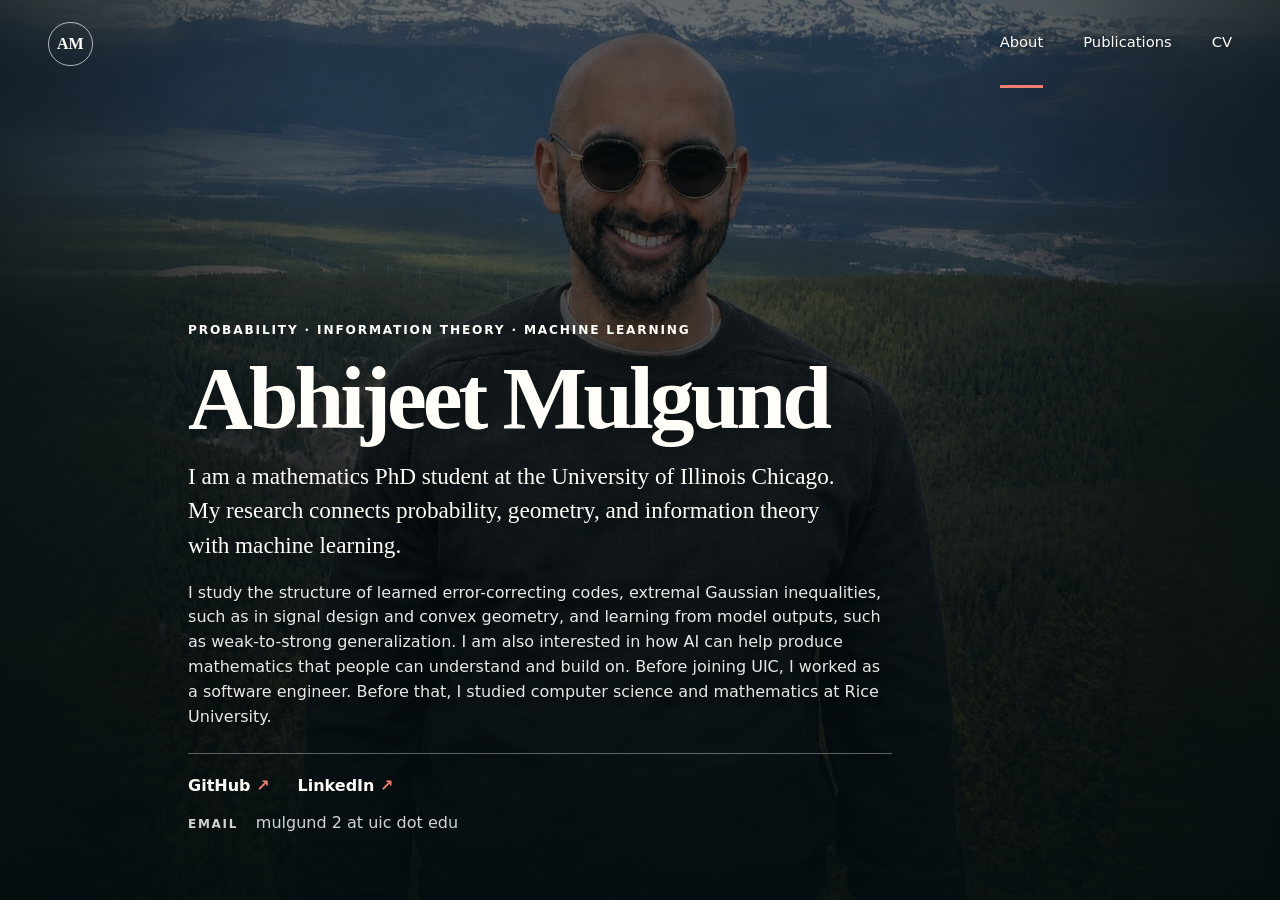
<file: index.html>
<!doctype html>
<html lang="en">
<head>
  <meta charset="utf-8">
  <meta name="viewport" content="width=device-width, initial-scale=1">
  <meta name="description" content="Abhijeet Mulgund is a mathematics PhD student at the University of Illinois Chicago whose research connects probability, geometry, and information theory with machine learning.">
  <meta name="theme-color" content="#071012">

  <meta property="og:type" content="website">
  <meta property="og:title" content="Abhijeet Mulgund">
  <meta property="og:description" content="Mathematics PhD student connecting probability, geometry, and information theory with machine learning.">
  <meta property="og:url" content="https://abhmul.github.io/">
  <meta property="og:image" content="https://abhmul.github.io/assets/abhijeet-mulgund-2026.jpg">
  <meta property="og:image:alt" content="Portrait of Abhijeet Mulgund">

  <title>Abhijeet Mulgund</title>
  <link rel="icon" href="/assets/favicon.svg" type="image/svg+xml">
  <link rel="stylesheet" href="/assets/home.css?v=1">

  <script type="application/ld+json">
    {
      "@context": "https://schema.org",
      "@type": "Person",
      "name": "Abhijeet Mulgund",
      "url": "https://abhmul.github.io/",
      "image": "https://abhmul.github.io/assets/abhijeet-mulgund-2026.jpg",
      "jobTitle": "Mathematics PhD student",
      "affiliation": {
        "@type": "CollegeOrUniversity",
        "name": "University of Illinois Chicago"
      },
      "alumniOf": {
        "@type": "CollegeOrUniversity",
        "name": "Rice University"
      },
      "sameAs": [
        "https://github.com/abhmul",
        "https://www.linkedin.com/in/abhijeetmulgund/"
      ]
    }
  </script>
</head>
<body>
  <a class="skip-link" href="#main-content">Skip to content</a>

  <div class="backdrop" aria-hidden="true">
    <picture>
      <source media="(min-width: 44rem) and (min-aspect-ratio: 6/5)" srcset="/assets/abhijeet-mulgund-2026-wide.jpg">
      <img class="backdrop-center" src="/assets/abhijeet-mulgund-2026.jpg" alt="">
    </picture>
  </div>
  <div class="shade" aria-hidden="true"></div>

  <header class="site-header">
    <div class="shell header-inner">
      <a class="wordmark" href="#main-content" aria-label="Abhijeet Mulgund, home">AM</a>
      <nav aria-label="Primary navigation">
        <a href="/" aria-current="page">About</a>
        <a href="/publications/">Publications</a>
        <a href="/cv/">CV</a>
      </nav>
    </div>
  </header>

  <main class="shell" id="main-content">
    <div class="content">
      <p class="eyebrow">Probability · Information theory · Machine learning</p>
      <h1>Abhijeet Mulgund</h1>
      <p class="intro">I am a mathematics PhD student at the University of Illinois Chicago. My research connects probability, geometry, and information theory with machine learning.</p>
      <p class="bio">I study the structure of learned error-correcting codes, extremal Gaussian inequalities, such as in signal design and convex geometry, and learning from model outputs, such as weak-to-strong generalization. I am also interested in how AI can help produce mathematics that people can understand and build on. Before joining UIC, I worked as a software engineer. Before that, I studied computer science and mathematics at Rice University.</p>

      <div class="details">
        <ul aria-label="Profiles elsewhere">
          <li><a rel="me" href="https://github.com/abhmul">GitHub <span aria-hidden="true">↗</span></a></li>
          <li><a rel="me" href="https://www.linkedin.com/in/abhijeetmulgund/">LinkedIn <span aria-hidden="true">↗</span></a></li>
        </ul>
        <address><span>Email</span> mulgund 2 at uic dot edu</address>
      </div>
    </div>
  </main>

  <script data-goatcounter="https://abhmul.goatcounter.com/count"
          async src="https://gc.zgo.at/count.js"></script>
</body>
</html>
</file>
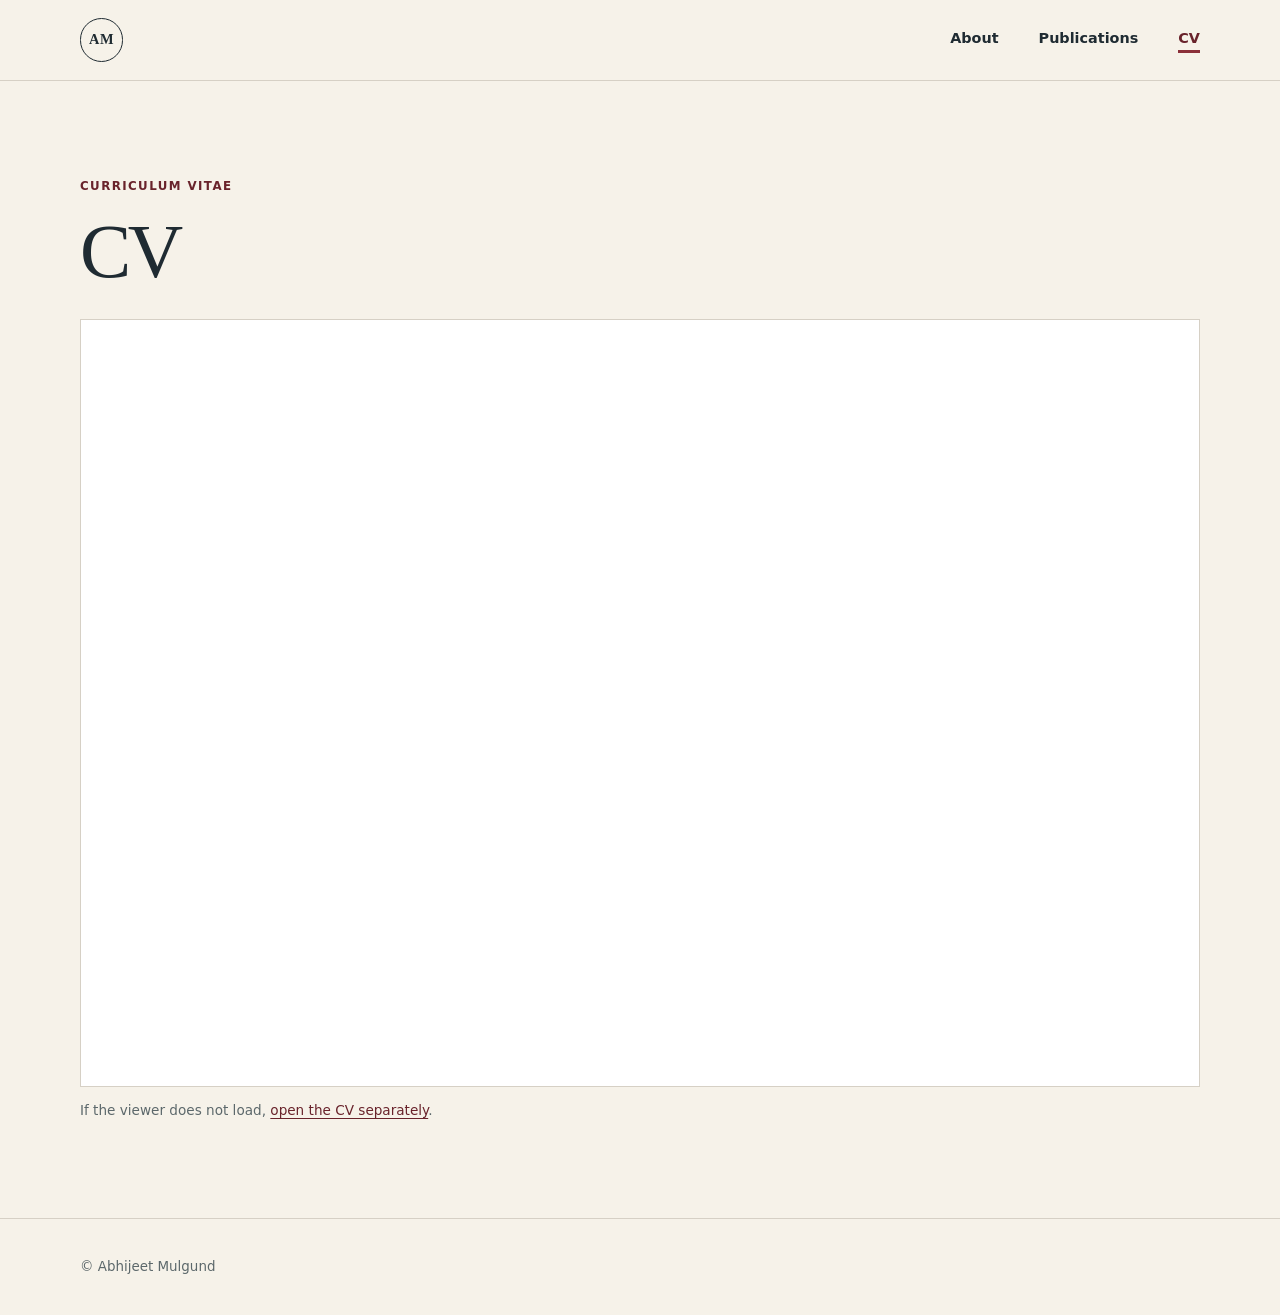
<file: cv/index.html>
<!doctype html>
<html lang="en">
<head>
  <meta charset="utf-8">
  <meta name="viewport" content="width=device-width, initial-scale=1">
  <meta name="description" content="Curriculum vitae for Abhijeet Mulgund.">
  <meta name="theme-color" content="#f6f2e9">

  <meta property="og:type" content="website">
  <meta property="og:title" content="CV · Abhijeet Mulgund">
  <meta property="og:description" content="Curriculum vitae for Abhijeet Mulgund.">
  <meta property="og:url" content="https://abhmul.github.io/cv/">

  <title>CV · Abhijeet Mulgund</title>
  <link rel="icon" href="/assets/favicon.svg" type="image/svg+xml">
  <link rel="stylesheet" href="/assets/styles.css?v=9">
</head>
<body>
  <a class="skip-link" href="#main-content">Skip to content</a>

  <header class="site-header">
    <div class="shell header-inner">
      <a class="wordmark" href="/" aria-label="Abhijeet Mulgund, home">AM</a>
      <nav aria-label="Primary navigation">
        <ul class="nav-list">
          <li><a href="/">About</a></li>
          <li><a href="/publications/">Publications</a></li>
          <li><a href="/cv/" aria-current="page">CV</a></li>
        </ul>
      </nav>
    </div>
  </header>

  <main class="shell content-page cv-page" id="main-content">
    <header class="page-heading">
      <p class="eyebrow">Curriculum vitae</p>
      <h1>CV</h1>
    </header>

    <iframe class="pdf-viewer" src="https://tiny.cc/abhijeet-cv" title="Curriculum vitae for Abhijeet Mulgund"></iframe>
    <p class="pdf-fallback">If the viewer does not load, <a href="https://tiny.cc/abhijeet-cv" target="_blank" rel="noopener">open the CV separately</a>.</p>
  </main>

  <footer class="site-footer">
    <div class="shell footer-inner">
      <p>© Abhijeet Mulgund</p>
    </div>
  </footer>

  <script data-goatcounter="https://abhmul.goatcounter.com/count"
          async src="https://gc.zgo.at/count.js"></script>
</body>
</html>
</file>
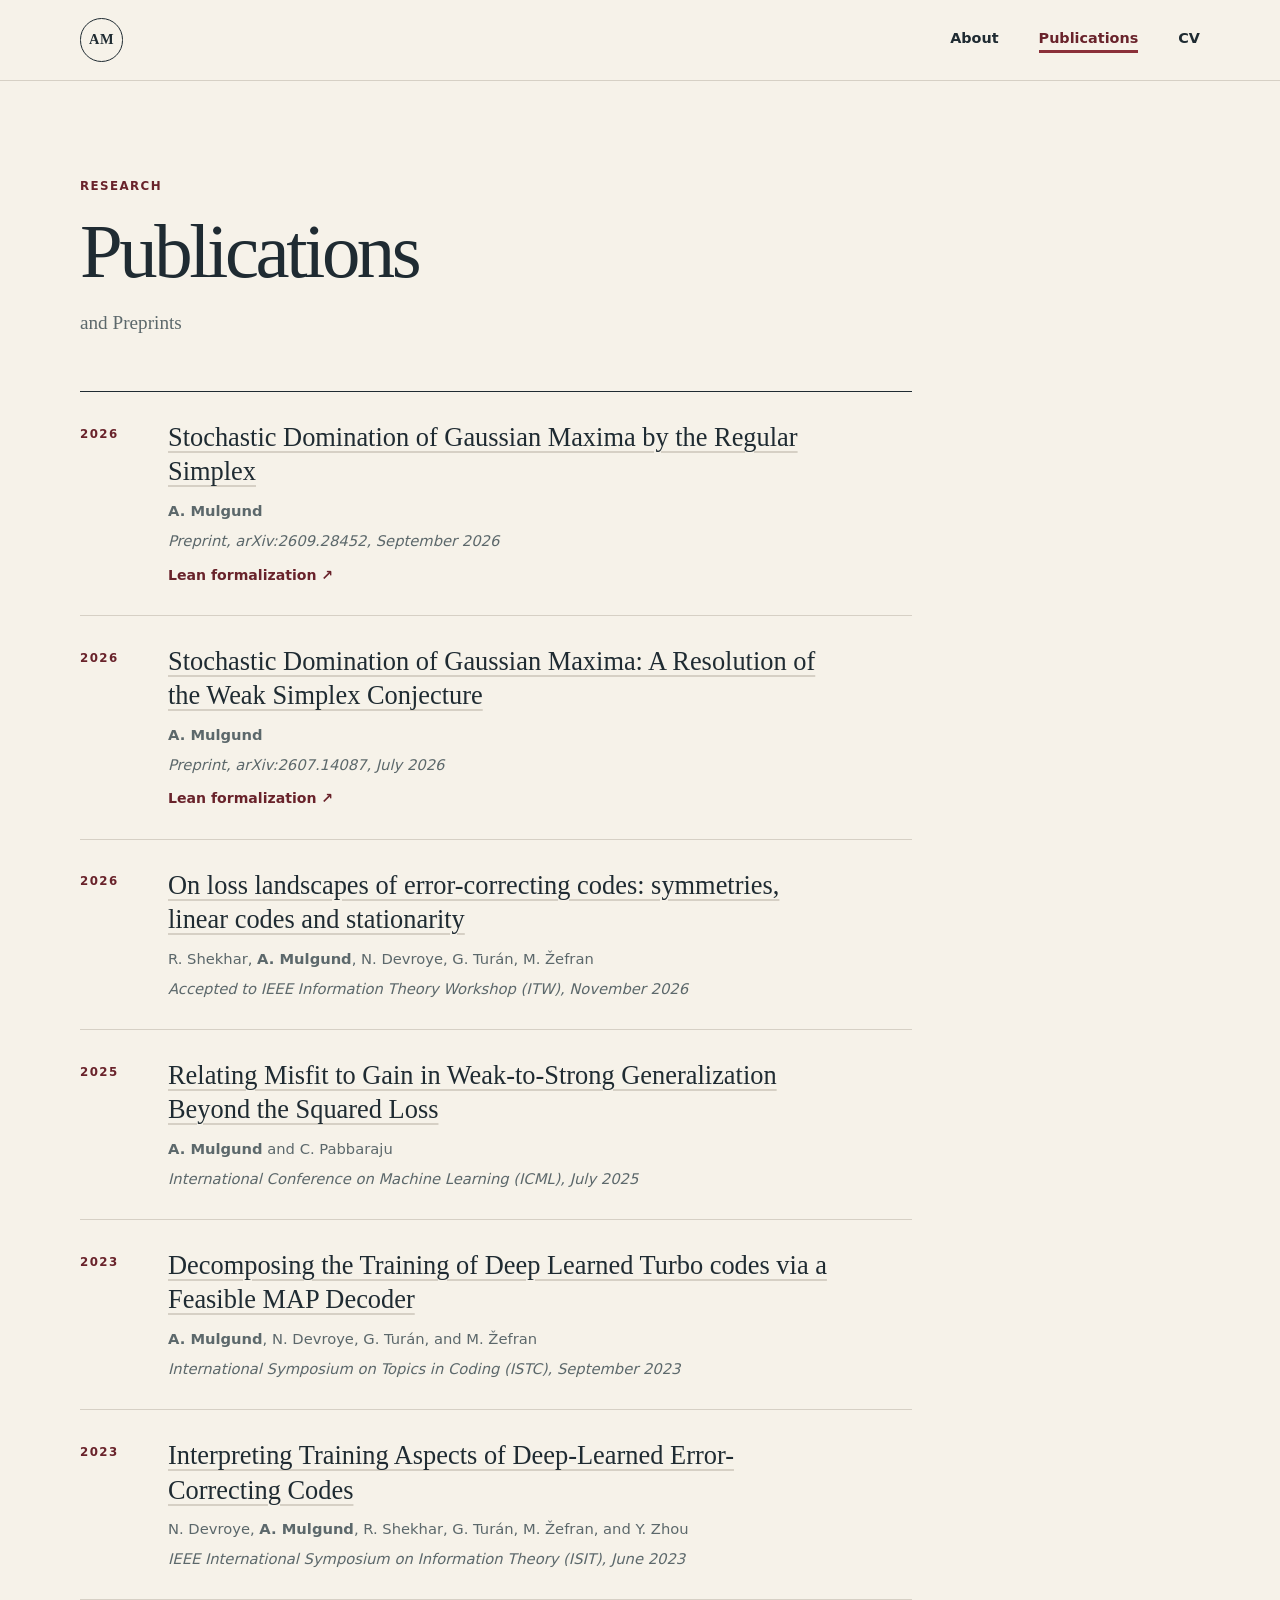
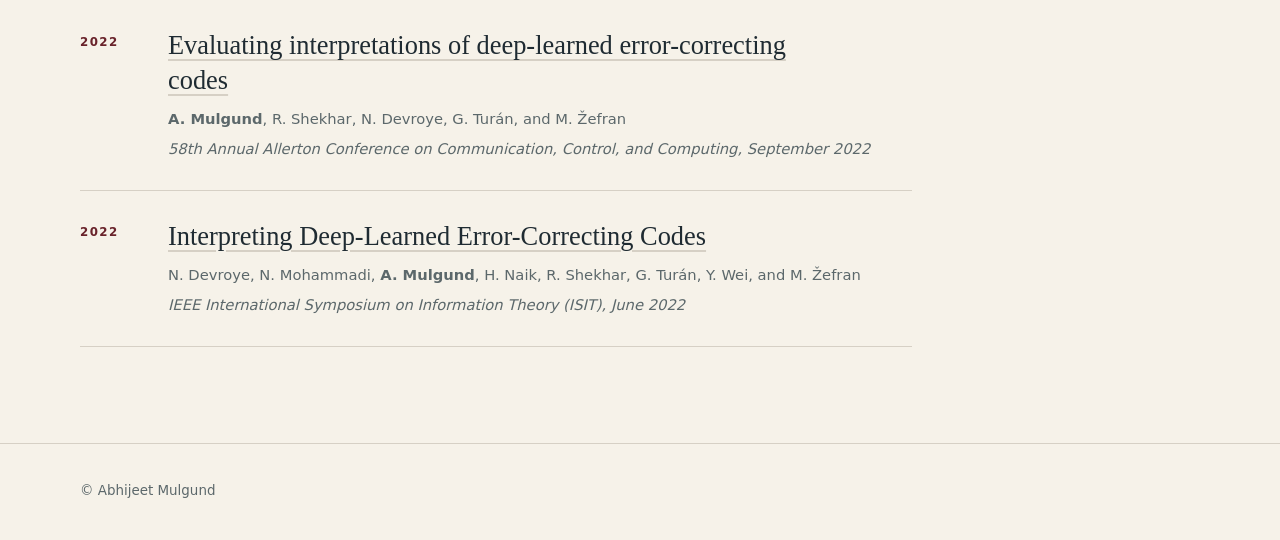
<file: publications/index.html>
<!doctype html>
<html lang="en">
<head>
  <meta charset="utf-8">
  <meta name="viewport" content="width=device-width, initial-scale=1">
  <meta name="description" content="Publications by Abhijeet Mulgund in machine learning and information theory.">
  <meta name="theme-color" content="#f6f2e9">

  <meta property="og:type" content="website">
  <meta property="og:title" content="Publications · Abhijeet Mulgund">
  <meta property="og:description" content="Publications in machine learning and information theory.">
  <meta property="og:url" content="https://abhmul.github.io/publications/">

  <title>Publications · Abhijeet Mulgund</title>
  <link rel="icon" href="/assets/favicon.svg" type="image/svg+xml">
  <link rel="stylesheet" href="/assets/styles.css?v=9">
</head>
<body>
  <a class="skip-link" href="#main-content">Skip to content</a>

  <header class="site-header">
    <div class="shell header-inner">
      <a class="wordmark" href="/" aria-label="Abhijeet Mulgund, home">AM</a>
      <nav aria-label="Primary navigation">
        <ul class="nav-list">
          <li><a href="/">About</a></li>
          <li><a href="/publications/" aria-current="page">Publications</a></li>
          <li><a href="/cv/">CV</a></li>
        </ul>
      </nav>
    </div>
  </header>

  <main class="shell content-page" id="main-content">
    <header class="page-heading">
      <p class="eyebrow">Research</p>
      <h1>Publications</h1>
      <p>and Preprints</p>
    </header>

    <section class="publication-list" aria-label="Publication list">
      <article class="publication">
        <p class="publication-year">2026</p>
        <div>
          <h2><a href="https://arxiv.org/abs/2609.28452">Stochastic Domination of Gaussian Maxima by the Regular Simplex</a></h2>
          <p class="authors"><strong>A. Mulgund</strong></p>
          <p class="venue">Preprint, arXiv:2609.28452, September 2026</p>
          <p class="publication-links"><a href="https://github.com/abhmul/full-simplex-conjecture-lean">Lean formalization <span aria-hidden="true">↗</span></a></p>
        </div>
      </article>

      <article class="publication">
        <p class="publication-year">2026</p>
        <div>
          <h2><a href="https://arxiv.org/abs/2607.14087">Stochastic Domination of Gaussian Maxima: A Resolution of the Weak Simplex Conjecture</a></h2>
          <p class="authors"><strong>A. Mulgund</strong></p>
          <p class="venue">Preprint, arXiv:2607.14087, July 2026</p>
          <p class="publication-links"><a href="https://github.com/abhmul/weak-simplex-conjecture-lean">Lean formalization <span aria-hidden="true">↗</span></a></p>
        </div>
      </article>

      <article class="publication">
        <p class="publication-year">2026</p>
        <div>
          <h2><a href="/papers/shekhar-mulgund-devroye-turan-zefran-itw-2026.pdf">On loss landscapes of error-correcting codes: symmetries, linear codes and stationarity</a></h2>
          <p class="authors">R. Shekhar, <strong>A. Mulgund</strong>, N. Devroye, G. Turán, M. Žefran</p>
          <p class="venue">Accepted to IEEE Information Theory Workshop (ITW), November 2026</p>
        </div>
      </article>

      <article class="publication">
        <p class="publication-year">2025</p>
        <div>
          <h2><a href="https://arxiv.org/abs/2501.19105">Relating Misfit to Gain in Weak-to-Strong Generalization Beyond the Squared Loss</a></h2>
          <p class="authors"><strong>A. Mulgund</strong> and C. Pabbaraju</p>
          <p class="venue">International Conference on Machine Learning (ICML), July 2025</p>
        </div>
      </article>

      <article class="publication">
        <p class="publication-year">2023</p>
        <div>
          <h2><a href="https://doi.org/10.1109/ISTC57237.2023.10273550">Decomposing the Training of Deep Learned Turbo codes via a Feasible MAP Decoder</a></h2>
          <p class="authors"><strong>A. Mulgund</strong>, N. Devroye, G. Turán, and M. Žefran</p>
          <p class="venue">International Symposium on Topics in Coding (ISTC), September 2023</p>
        </div>
      </article>

      <article class="publication">
        <p class="publication-year">2023</p>
        <div>
          <h2><a href="https://arxiv.org/abs/2305.04347">Interpreting Training Aspects of Deep-Learned Error-Correcting Codes</a></h2>
          <p class="authors">N. Devroye, <strong>A. Mulgund</strong>, R. Shekhar, G. Turán, M. Žefran, and Y. Zhou</p>
          <p class="venue">IEEE International Symposium on Information Theory (ISIT), June 2023</p>
        </div>
      </article>

      <article class="publication">
        <p class="publication-year">2022</p>
        <div>
          <h2><a href="https://doi.org/10.1109/Allerton49937.2022.9929417">Evaluating interpretations of deep-learned error-correcting codes</a></h2>
          <p class="authors"><strong>A. Mulgund</strong>, R. Shekhar, N. Devroye, G. Turán, and M. Žefran</p>
          <p class="venue">58th Annual Allerton Conference on Communication, Control, and Computing, September 2022</p>
        </div>
      </article>

      <article class="publication">
        <p class="publication-year">2022</p>
        <div>
          <h2><a href="https://doi.org/10.1109/ISIT50566.2022.9834599">Interpreting Deep-Learned Error-Correcting Codes</a></h2>
          <p class="authors">N. Devroye, N. Mohammadi, <strong>A. Mulgund</strong>, H. Naik, R. Shekhar, G. Turán, Y. Wei, and M. Žefran</p>
          <p class="venue">IEEE International Symposium on Information Theory (ISIT), June 2022</p>
        </div>
      </article>
    </section>
  </main>

  <footer class="site-footer">
    <div class="shell footer-inner">
      <p>© Abhijeet Mulgund</p>
    </div>
  </footer>

  <script data-goatcounter="https://abhmul.goatcounter.com/count"
          async src="https://gc.zgo.at/count.js"></script>
</body>
</html>
</file>
<file: assets/home.css>
:root {
  color-scheme: dark;
  --white: #fffdf8;
  --accent: #ef806f;
  --shell: 74rem;
  --serif: Georgia, "Times New Roman", serif;
  --sans: Inter, ui-sans-serif, system-ui, -apple-system, BlinkMacSystemFont, "Segoe UI", sans-serif;
}

* {
  box-sizing: border-box;
}

html,
body {
  min-height: 100%;
}

body {
  min-height: 100svh;
  margin: 0;
  background: #14201f;
  color: var(--white);
  font-family: var(--sans);
  line-height: 1.55;
}

a:focus-visible {
  border-radius: 0.15rem;
  outline: 3px solid var(--accent);
  outline-offset: 4px;
}

.skip-link {
  position: fixed;
  z-index: 100;
  top: 0.75rem;
  left: 0.75rem;
  padding: 0.65rem 1rem;
  transform: translateY(-150%);
  border-radius: 0.25rem;
  background: var(--white);
  color: #071012;
  font-weight: 700;
}

.skip-link:focus {
  transform: translateY(0);
}

.backdrop,
.shade {
  position: fixed;
  inset: 0;
}

.backdrop {
  z-index: -2;
  display: flex;
  justify-content: center;
  overflow: hidden;
  background: #071012;
}

.backdrop picture,
.backdrop-center {
  display: block;
  width: 100%;
  height: 100%;
}

.backdrop-center {
  object-fit: cover;
  object-position: center top;
}

.shade {
  z-index: -1;
  background:
    linear-gradient(90deg, rgba(5, 13, 16, 0.82) 0%, rgba(5, 13, 16, 0.58) 24%, rgba(5, 13, 16, 0.58) 76%, rgba(5, 13, 16, 0.82) 100%),
    linear-gradient(0deg, rgba(5, 12, 14, 0.84) 0%, rgba(5, 12, 14, 0.1) 70%);
}

.shell {
  width: min(calc(100% - 3rem), var(--shell));
  margin-inline: auto;
}

.site-header {
  position: relative;
  z-index: 2;
}

.header-inner {
  display: flex;
  min-height: 5.5rem;
  align-items: center;
  justify-content: space-between;
  gap: 2rem;
}

.wordmark {
  display: grid;
  width: 2.8rem;
  height: 2.8rem;
  place-items: center;
  border: 1px solid rgba(255, 255, 255, 0.65);
  border-radius: 50%;
  color: var(--white);
  font-family: var(--serif);
  font-weight: 700;
  text-decoration: none;
}

nav {
  display: flex;
  align-self: stretch;
  gap: clamp(1.25rem, 4vw, 2.5rem);
}

nav a {
  display: flex;
  align-items: center;
  border-bottom: 3px solid transparent;
  color: var(--white);
  font-size: 0.92rem;
  text-decoration: none;
  text-shadow: 0 1px 8px rgba(0, 0, 0, 0.55);
}

nav a[aria-current="page"] {
  border-bottom-color: var(--accent);
}

main {
  display: flex;
  min-height: calc(100svh - 5.5rem);
  align-items: flex-end;
  padding-block: 4rem;
}

.content {
  max-width: 47rem;
}

.eyebrow {
  margin: 0 0 0.8rem;
  font-size: 0.76rem;
  font-weight: 750;
  letter-spacing: 0.15em;
  text-transform: uppercase;
}

h1 {
  margin: 0 0 1rem;
  font-family: var(--serif);
  font-size: clamp(4rem, 7vw, 6.25rem);
  font-weight: 600;
  letter-spacing: -0.045em;
  line-height: 1;
  text-shadow: 0 2px 24px rgba(0, 0, 0, 0.32);
}

.intro {
  max-width: 41rem;
  margin: 0 0 1.1rem;
  font-family: var(--serif);
  font-size: clamp(1.15rem, 2vw, 1.45rem);
  line-height: 1.5;
  text-shadow: 0 1px 12px rgba(0, 0, 0, 0.55);
}

.bio {
  max-width: 44rem;
  margin: 0;
  color: rgba(255, 255, 255, 0.9);
  font-size: 1rem;
  text-shadow: 0 1px 10px rgba(0, 0, 0, 0.7);
}

.details {
  margin-top: 1.5rem;
  padding-top: 1.2rem;
  border-top: 1px solid rgba(255, 255, 255, 0.35);
}

.details ul {
  display: flex;
  gap: 1.75rem;
  margin: 0 0 0.8rem;
  padding: 0;
  list-style: none;
}

.details a {
  color: var(--white);
  font-weight: 700;
  text-decoration: none;
}

.details a span {
  color: var(--accent);
}

.details address {
  margin: 0;
  color: rgba(255, 255, 255, 0.82);
  font-style: normal;
}

.details address span {
  margin-right: 0.8rem;
  font-size: 0.75rem;
  font-weight: 750;
  letter-spacing: 0.14em;
  text-transform: uppercase;
}

@media (min-width: 44rem) and (min-aspect-ratio: 6 / 5) {
  main.shell {
    width: min(47rem, calc(100% - 3rem));
    margin-right: 0;
    margin-left: max(1.5rem, calc((100vw - 111.1vh) / 2 + 3rem));
  }
}

@media (max-width: 43rem) {
  .shell {
    width: min(calc(100% - 2rem), var(--shell));
  }

  .header-inner {
    min-height: 4.5rem;
  }

  nav {
    gap: 1rem;
  }

  nav a {
    font-size: 0.82rem;
  }

  main {
    min-height: calc(100svh - 4.5rem);
    padding-block: 2rem 1.5rem;
  }

  .shade {
    background:
      linear-gradient(0deg, rgba(5, 12, 14, 0.92) 0%, rgba(5, 12, 14, 0.48) 66%, rgba(5, 12, 14, 0.32) 100%);
  }

  .eyebrow {
    font-size: 0.68rem;
  }

  h1 {
    font-size: clamp(3.1rem, 14vw, 4.3rem);
  }

  .intro {
    font-size: 1.05rem;
  }

  .bio {
    font-size: 0.9rem;
  }
}

@media (max-height: 44rem) and (min-width: 44rem) {
  main {
    padding-block: 2rem;
  }

  h1 {
    font-size: 4.25rem;
  }

  .bio {
    font-size: 0.92rem;
  }
}
</file>
<file: assets/styles.css>
/* Shared, dependency-free styles for Abhijeet Mulgund's academic site. */

:root {
  color-scheme: light;
  --paper: #f6f2e9;
  --ink: #1f2b32;
  --muted: #5c686b;
  --accent: #8b3039;
  --accent-dark: #69232b;
  --line: #d6d0c5;
  --shell: 70rem;
  --serif: Georgia, "Times New Roman", serif;
  --sans: Inter, ui-sans-serif, system-ui, -apple-system, BlinkMacSystemFont, "Segoe UI", sans-serif;
}

* {
  box-sizing: border-box;
}

html {
  min-height: 100%;
}

body {
  display: flex;
  min-height: 100vh;
  margin: 0;
  flex-direction: column;
  background: var(--paper);
  color: var(--ink);
  font-family: var(--sans);
  line-height: 1.65;
  text-rendering: optimizeLegibility;
}

main {
  flex: 1;
}

a {
  color: var(--accent-dark);
  text-decoration-thickness: 0.08em;
  text-underline-offset: 0.2em;
}

a:hover {
  color: var(--accent);
}

a:focus-visible {
  border-radius: 0.15rem;
  outline: 3px solid var(--accent);
  outline-offset: 4px;
}

img {
  display: block;
  max-width: 100%;
}

p,
h1,
h2,
dl {
  margin-top: 0;
}

.shell {
  width: min(calc(100% - 3rem), var(--shell));
  margin-inline: auto;
}

.skip-link {
  position: fixed;
  z-index: 100;
  top: 0.75rem;
  left: 0.75rem;
  padding: 0.65rem 1rem;
  transform: translateY(-150%);
  border-radius: 0.25rem;
  background: var(--ink);
  color: #fff;
  font-weight: 700;
}

.skip-link:focus {
  transform: translateY(0);
}

.site-header {
  border-bottom: 1px solid var(--line);
}

.header-inner,
.footer-inner {
  display: flex;
  align-items: center;
  justify-content: space-between;
}

.header-inner {
  min-height: 5rem;
  gap: 2rem;
}

.wordmark {
  display: inline-grid;
  width: 2.7rem;
  height: 2.7rem;
  flex: 0 0 auto;
  place-items: center;
  border: 1px solid var(--ink);
  border-radius: 50%;
  color: var(--ink);
  font-family: var(--serif);
  font-size: 0.9rem;
  font-weight: 700;
  letter-spacing: 0.04em;
  text-decoration: none;
}

.wordmark:hover {
  background: var(--ink);
  color: var(--paper);
}

.nav-list,
.profile-links {
  display: flex;
  margin: 0;
  padding: 0;
  list-style: none;
}

.nav-list {
  align-self: stretch;
  gap: clamp(1.25rem, 4vw, 2.5rem);
}

.nav-list li {
  display: flex;
}

.nav-list a {
  display: flex;
  align-items: center;
  border-bottom: 3px solid transparent;
  color: var(--ink);
  font-size: 0.9rem;
  font-weight: 700;
  text-decoration: none;
}

.nav-list a:hover {
  color: var(--accent);
}

.nav-list a[aria-current="page"] {
  border-bottom-color: var(--accent);
  color: var(--accent-dark);
}

.profile-page {
  display: grid;
  grid-template-areas:
    "aside eyebrow"
    "aside title"
    "aside details";
  grid-template-columns: minmax(21rem, 26.25rem) minmax(0, 1fr);
  grid-template-rows: auto auto 1fr;
  column-gap: clamp(3rem, 7vw, 5rem);
  padding-block: clamp(3.5rem, 8vw, 6rem);
}

.profile-aside {
  grid-area: aside;
  align-self: start;
  padding-top: 0.35rem;
}

.profile-eyebrow {
  grid-area: eyebrow;
}

.profile-title {
  grid-area: title;
}

.profile-details {
  grid-area: details;
  min-width: 0;
}

.portrait {
  width: 100%;
  height: auto;
  border-radius: 1.2rem;
  filter: saturate(0.9) contrast(1.02);
}

.profile-links {
  flex-wrap: wrap;
  gap: 0.6rem 1.25rem;
  margin-top: 1.25rem;
}

.profile-links a {
  font-size: 0.88rem;
  font-weight: 700;
  text-decoration: none;
}

.eyebrow,
.publication-year {
  color: var(--accent-dark);
  font-size: 0.74rem;
  font-weight: 750;
  letter-spacing: 0.12em;
  text-transform: uppercase;
}

.eyebrow {
  margin-bottom: 0.8rem;
}

h1,
h2 {
  font-family: var(--serif);
  font-weight: 500;
  line-height: 1.12;
}

h1 {
  margin-bottom: 1.25rem;
  font-size: clamp(3rem, 7vw, 4.8rem);
  letter-spacing: -0.045em;
}

.intro {
  max-width: 38rem;
  margin-bottom: 1.5rem;
  color: #344247;
  font-family: var(--serif);
  font-size: clamp(1.15rem, 2vw, 1.35rem);
  line-height: 1.55;
}

.prose {
  max-width: 40rem;
}

.prose p {
  margin-bottom: 0.8rem;
}

.contact-block {
  max-width: 40rem;
  margin-top: 2.25rem;
  padding-top: 1.75rem;
  border-top: 1px solid var(--line);
}

.contact-block h2 {
  margin-bottom: 1rem;
  font-size: 1.55rem;
}

.contact-block address {
  font-style: normal;
}

.contact-details {
  margin-bottom: 0;
}

.contact-details > div {
  display: grid;
  grid-template-columns: 5rem minmax(0, 1fr);
  align-items: baseline;
  gap: 1rem;
  padding-block: 0.35rem;
}

.contact-details dt {
  color: var(--muted);
  font-size: 0.78rem;
  font-weight: 750;
  letter-spacing: 0.07em;
  text-transform: uppercase;
}

.contact-details dd {
  margin: 0;
}

.content-page {
  padding-block: clamp(3.5rem, 8vw, 6rem);
}

.short-page {
  min-height: calc(100vh - 11rem);
}

.page-heading {
  max-width: 44rem;
  margin-bottom: 3.25rem;
}

.page-heading h1 {
  margin-bottom: 0.75rem;
}

.page-heading > p:last-child {
  color: var(--muted);
  font-family: var(--serif);
  font-size: 1.2rem;
}

.page-heading .placeholder {
  color: var(--ink);
}

.cv-page .page-heading {
  margin-bottom: 1.5rem;
}

.pdf-viewer {
  display: block;
  width: 100%;
  height: min(80vh, 68rem);
  min-height: 48rem;
  border: 1px solid var(--line);
  background: #fff;
}

.pdf-fallback {
  margin: 0.75rem 0 0;
  color: var(--muted);
  font-size: 0.85rem;
}

.publication-list {
  max-width: 52rem;
  border-top: 1px solid var(--ink);
}

.publication {
  display: grid;
  grid-template-columns: 4rem minmax(0, 1fr);
  gap: 1.5rem;
  padding-block: 1.75rem;
  border-bottom: 1px solid var(--line);
}

.publication-year {
  margin: 0.3rem 0 0;
}

.publication h2 {
  max-width: 42rem;
  margin-bottom: 0.65rem;
  font-size: clamp(1.25rem, 3vw, 1.65rem);
  line-height: 1.3;
}

.publication h2 a {
  color: var(--ink);
  text-decoration-color: var(--line);
}

.publication h2 a:hover {
  color: var(--accent-dark);
  text-decoration-color: currentColor;
}

.authors,
.venue {
  margin-bottom: 0.35rem;
  color: var(--muted);
  font-size: 0.92rem;
}

.venue {
  margin-bottom: 0;
  font-style: italic;
}

.publication-links {
  margin: 0.65rem 0 0;
  font-size: 0.88rem;
  font-weight: 700;
}

.publication-links a {
  text-decoration: none;
}

.site-footer {
  border-top: 1px solid var(--line);
}

.footer-inner {
  min-height: 6rem;
  color: var(--muted);
  font-size: 0.84rem;
}

.footer-inner p {
  margin: 0;
}

@media (max-width: 65rem) {
  .profile-page {
    grid-template-areas:
      "eyebrow"
      "title"
      "aside"
      "details";
    grid-template-columns: 1fr;
    grid-template-rows: auto;
    padding-block: 3rem 4rem;
  }

  .profile-aside {
    width: min(100%, 26.25rem);
    margin: 0.25rem 0 2.75rem;
    padding-top: 0;
  }
}

@media (max-width: 43rem) {
  .shell {
    width: min(calc(100% - 2rem), var(--shell));
  }

  .header-inner {
    min-height: 4.5rem;
    gap: 1rem;
  }

  .nav-list {
    gap: 1.1rem;
  }

  .nav-list a {
    font-size: 0.82rem;
  }

  .pdf-viewer {
    height: 72vh;
    min-height: 34rem;
  }

  .publication {
    grid-template-columns: 1fr;
    gap: 0.4rem;
  }

  .publication-year {
    margin-top: 0;
  }
}

@media (max-width: 25rem) {
  .wordmark {
    width: 2.35rem;
    height: 2.35rem;
  }

  .nav-list {
    gap: 0.75rem;
  }

  .nav-list a {
    font-size: 0.76rem;
  }

  .contact-details > div {
    grid-template-columns: 1fr;
    gap: 0.05rem;
    margin-bottom: 0.5rem;
  }
}

@media print {
  .site-header,
  .site-footer,
  .profile-links {
    display: none;
  }

  body {
    background: #fff;
    color: #000;
  }

  .profile-page,
  .content-page {
    padding-block: 1rem;
  }
}
</file>
